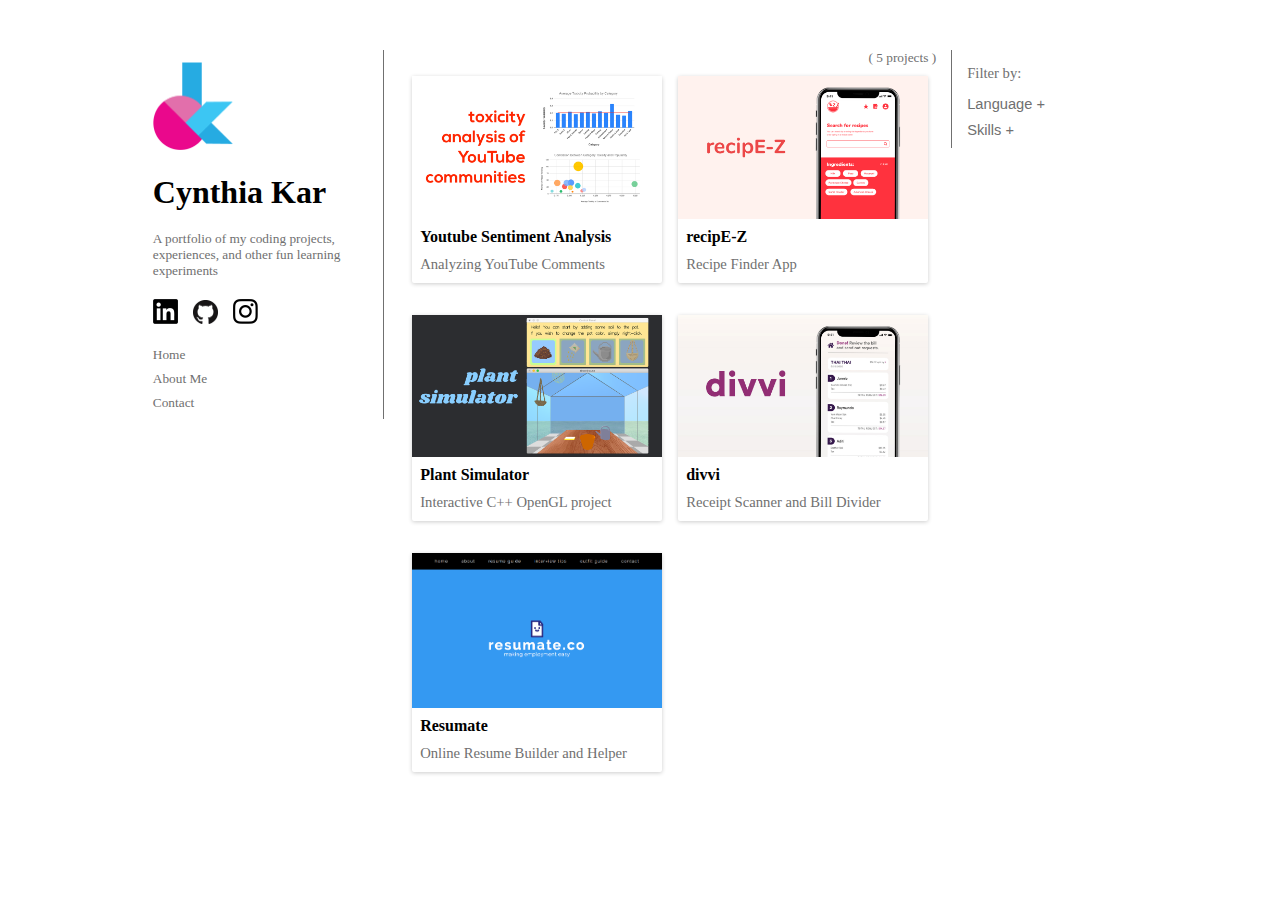
<file: index.html>
<!DOCTYPE html>
<html lang="en-us"><head>
	<meta name="generator" content="Hugo 0.70.0" />
	<title>Cynthia&#39;s Portfolio</title>
    <meta charset="utf-8">
    <meta name="viewport" content="width=device-width, initial-scale=1, viewport-fit=cover" />
    <meta name="description" content=" ">
    <base href="https://cynthiakar.github.io/">
    <link type="text/css" rel="stylesheet" href="https://cynthiakar.github.io/css/style.css">
    <link type="text/css" rel="stylesheet" href="https://cynthiakar.github.io/css/hugo-filter.css">
    <link rel="canonical" href="https://cynthiakar.github.io/">
    <link rel="icon" 
      type="image/png" 
      href="logo.png">
    <meta property="og:title" content="Cynthia&#39;s Portfolio" />
<meta property="og:description" content="" />
<meta property="og:type" content="website" />
<meta property="og:url" content="https://cynthiakar.github.io/" />
<meta property="og:updated_time" content="2020-05-20T18:20:40-07:00" />

    <meta name="twitter:card" content="summary"/>
<meta name="twitter:title" content="Cynthia&#39;s Portfolio"/>
<meta name="twitter:description" content=""/>

</head>

<body><div id="sidebar">
	<a class="sidebar-nav-item" href="#" title="Index"><img id="logo" src="logo.png"/></a>
	<a class="sidebar-nav-item" href="#" title="Index"><h1 id="name">Cynthia Kar</h1></a>
	<p id="description">A portfolio of my coding projects, experiences, and other fun learning experiments</p>
	<div id="socials">
		<a href="https://www.linkedin.com/in/cynthiakar/" target="_blank"><img class="social_logo" src="linkedin_logo.png"/></a>
		<a href="https://github.com/cynthiakar" target="_blank"><img class="social_logo" src="github_logo.png"/></a>
		<a href="https://www.instagram.com/cyth.nia/" target="_blank"><img class="social_logo" src="ig_logo.png"/></a>
	</div>
	
	<nav class="sidebar-nav">
		<a class="sidebar-nav-item" href="#" title="Index">Home</a>
	    
	    
	    <a class="sidebar-nav-item" href="/aboutme/" title="About Me">About Me</a>
	    
	    <a class="sidebar-nav-item" href="/contact/" title="Contact">Contact</a>
	    
	</nav>
</div><main id="content">
	
  
  
  
  <div id="display-pages">
  <p id="item-count">( <span id="selectedItemCount"></span> projects )</p>
  <div class="tf-items-container">      

  
    <div  class="tf-filter-item tf-item" 
          data-languages="python "
          data-skills="data-mining sentiment-analysis mongodb "          
          >
      <a href="/posts/youtubeapi/"><img src=youtube_api.png class="project-icons"/></a>
      <div class="project-info">
        <h4 class="project-title"><a href="/posts/youtubeapi/">Youtube Sentiment Analysis</a></h4>
        <p class="project-desc">Analyzing YouTube Comments </p>
      </div>
      

      
    </div>
  
    <div  class="tf-filter-item tf-item" 
          data-languages="javascript "
          data-skills="app-development react-native api "          
          >
      <a href="/posts/recipez/"><img src=recipe-z.png class="project-icons"/></a>
      <div class="project-info">
        <h4 class="project-title"><a href="/posts/recipez/">recipE-Z</a></h4>
        <p class="project-desc">Recipe Finder App </p>
      </div>
      

      
    </div>
  
    <div  class="tf-filter-item tf-item" 
          data-languages="c&#43;&#43; "
          data-skills="opengl "          
          >
      <a href="/posts/plantsim/"><img src=plantsim.png class="project-icons"/></a>
      <div class="project-info">
        <h4 class="project-title"><a href="/posts/plantsim/">Plant Simulator</a></h4>
        <p class="project-desc">Interactive C&#43;&#43; OpenGL project </p>
      </div>
      

      
    </div>
  
    <div  class="tf-filter-item tf-item" 
          data-languages="javascript "
          data-skills="google-api react-native api app-development "          
          >
      <a href="/posts/divvi/"><img src=divvi.jpg class="project-icons"/></a>
      <div class="project-info">
        <h4 class="project-title"><a href="/posts/divvi/">divvi</a></h4>
        <p class="project-desc">Receipt Scanner and Bill Divider </p>
      </div>
      

      
    </div>
  
    <div  class="tf-filter-item tf-item" 
          data-languages="javascript html/css "
          data-skills="web-development "          
          >
      <a href="/posts/resumate/"><img src=resumate.png class="project-icons"/></a>
      <div class="project-info">
        <h4 class="project-title"><a href="/posts/resumate/">Resumate</a></h4>
        <p class="project-desc">Online Resume Builder and Helper </p>
      </div>
      

      
    </div>
  
	</div>
</div>
  <div id="filter-menu">
  <p>Filter by:</p>
	
  <button class="filter-title" onclick="toggleDisplay(this)">Language +</button>
  <div class="filter-list">
    <button xx class="all-lang-button" id="selectAllLanguages" onclick="htf.showAll('languages')">
      All Languages
    </button>
    
      
        <button xx class="lang-button" id="lang-javascript" onclick="htf.checkFilter('javascript', 'lang-')">
          <span>Javascript</span>
        </button>
      
    
      
        <button xx class="lang-button" id="lang-c&#43;&#43;" onclick="htf.checkFilter('c\x2b\x2b', 'lang-')">
          <span>C&#43;&#43;</span>
        </button>
      
    
      
        <button xx class="lang-button" id="lang-html/css" onclick="htf.checkFilter('html\/css', 'lang-')">
          <span>Html/Css</span>
        </button>
      
    
      
        <button xx class="lang-button" id="lang-python" onclick="htf.checkFilter('python', 'lang-')">
          <span>Python</span>
        </button>
      
    
  </div>

  <button class="filter-title" onclick="toggleDisplay(this)">Skills +</button>
  <div class="filter-list">
    <button xx class="all-skill-button" id="selectAllSkills" onclick="htf.showAll('skills')">
      All Skills
    </button>
    
      
        <button xx class="skill-button" id="skill-api" onclick="htf.checkFilter('api', 'skill-')">
          <span>Api</span>
        </button>
      
    
      
        <button xx class="skill-button" id="skill-app-development" onclick="htf.checkFilter('app-development', 'skill-')">
          <span>App Development</span>
        </button>
      
    
      
        <button xx class="skill-button" id="skill-react-native" onclick="htf.checkFilter('react-native', 'skill-')">
          <span>React Native</span>
        </button>
      
    
      
        <button xx class="skill-button" id="skill-data-mining" onclick="htf.checkFilter('data-mining', 'skill-')">
          <span>Data Mining</span>
        </button>
      
    
      
        <button xx class="skill-button" id="skill-google-api" onclick="htf.checkFilter('google-api', 'skill-')">
          <span>Google Api</span>
        </button>
      
    
      
        <button xx class="skill-button" id="skill-mongodb" onclick="htf.checkFilter('mongodb', 'skill-')">
          <span>Mongodb</span>
        </button>
      
    
      
        <button xx class="skill-button" id="skill-opengl" onclick="htf.checkFilter('opengl', 'skill-')">
          <span>Opengl</span>
        </button>
      
    
      
        <button xx class="skill-button" id="skill-sentiment-analysis" onclick="htf.checkFilter('sentiment-analysis', 'skill-')">
          <span>Sentiment Analysis</span>
        </button>
      
    
      
        <button xx class="skill-button" id="skill-web-development" onclick="htf.checkFilter('web-development', 'skill-')">
          <span>Web Development</span>
        </button>
      
    
  </div>

</div>


        </main><script type="text/javascript" src="/js/hugotagsfilter-1.2.2.min.js"></script>
<script type="text/javascript">
var htfConfig = {
  filters: [
    {
      name: 'languages',
      prefix: 'lang-',
      buttonClass: 'lang-button',
      allSelector: '#selectAllLanguages',
      attrName: 'data-languages'
    },
    {
      name: 'skills',
      prefix: 'skill-',
      buttonClass: 'skill-button',
      allSelector: '#selectAllSkills',
      attrName: 'data-skills'
    }
  ],
  showItemClass: "show-item",
  filterItemClass: "tf-filter-item",
  activeButtonClass: "active",
  counterSelector: "selectedItemCount",
  populateCount: false,
  setDisabledButtonClass: "disable-button"
} 
var htf = new HugoTagsFilter(htfConfig);
</script>
<script type="text/javascript">
function toggleDisplay(el) {
  var x = el.nextElementSibling;
  if (x.style.display === "none" || x.style.display === "") {
    x.style.display = "block";
  } else {
    x.style.display = "none";
  }
}
</script></body>
</html>
</file>
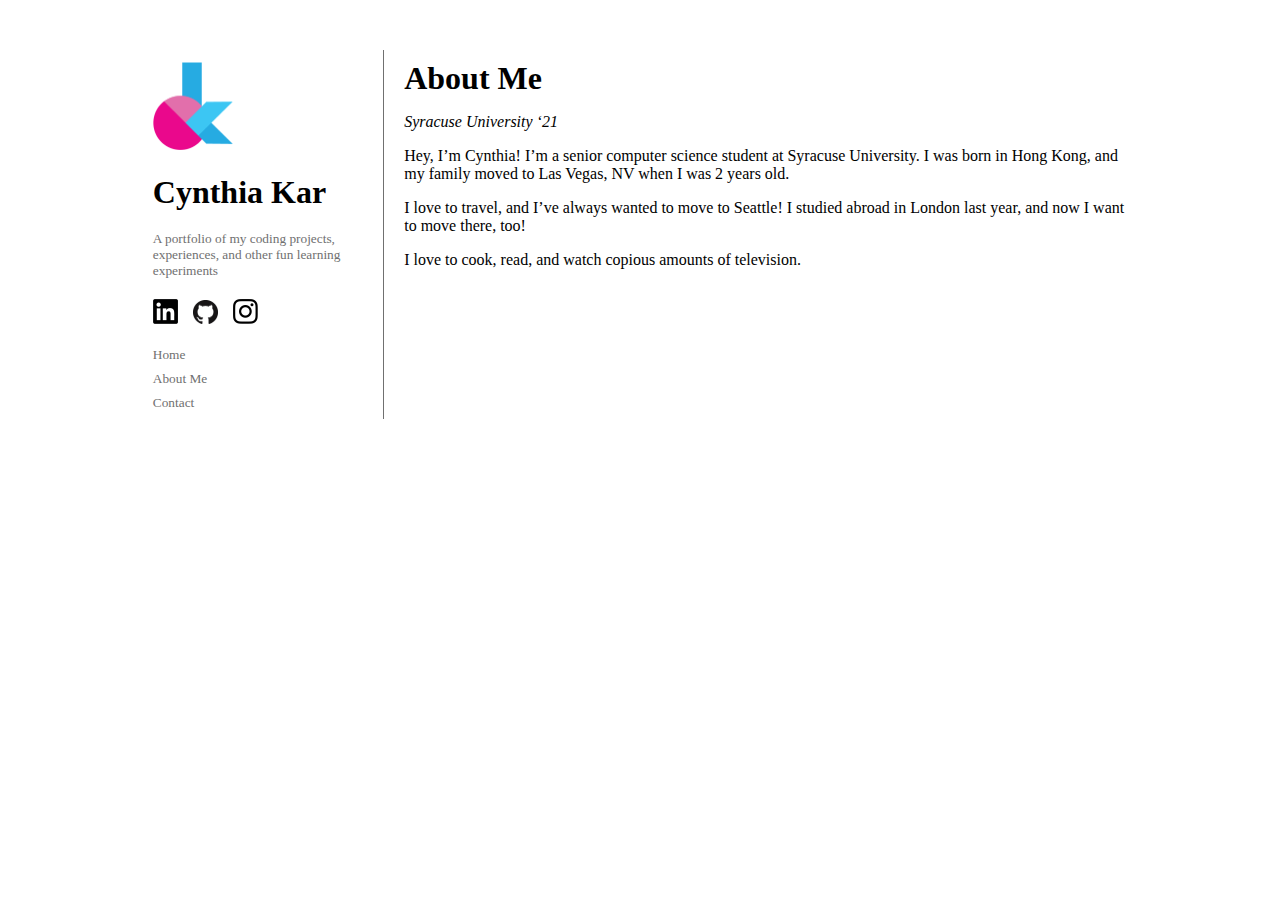
<file: aboutme/index.html>
<!DOCTYPE html>
<html lang="en-us"><head>
	<title>About Me | Cynthia&#39;s Portfolio</title>
    <meta charset="utf-8">
    <meta name="viewport" content="width=device-width, initial-scale=1, viewport-fit=cover" />
    <meta name="description" content="About Me Syracuse University &lsquo;21
Hey, I’m Cynthia! I’m a senior computer science student at Syracuse University. I was born in Hong Kong, and my family moved to Las Vegas, NV when I was 2 years old.
I love to travel, and I’ve always wanted to move to Seattle! I studied abroad in London last year, and now I want to move there, too!
I love to cook, read, and watch copious amounts of television. ">
    <base href="https://cynthiakar.github.io/">
    <link type="text/css" rel="stylesheet" href="https://cynthiakar.github.io/css/style.css">
    <link type="text/css" rel="stylesheet" href="https://cynthiakar.github.io/css/hugo-filter.css">
    <link rel="canonical" href="https://cynthiakar.github.io/aboutme/">
    <link rel="icon" 
      type="image/png" 
      href="logo.png">
    <meta property="og:title" content="About Me" />
<meta property="og:description" content="" />
<meta property="og:type" content="website" />
<meta property="og:url" content="https://cynthiakar.github.io/aboutme/" />
<meta property="og:updated_time" content="2020-05-11T18:21:02-07:00" />

    <meta name="twitter:card" content="summary"/>
<meta name="twitter:title" content="About Me"/>
<meta name="twitter:description" content=""/>

</head>

<body><div id="sidebar">
	<a class="sidebar-nav-item" href="#" title="Index"><img id="logo" src="logo.png"/></a>
	<a class="sidebar-nav-item" href="#" title="Index"><h1 id="name">Cynthia Kar</h1></a>
	<p id="description">A portfolio of my coding projects, experiences, and other fun learning experiments</p>
	<div id="socials">
		<a href="https://www.linkedin.com/in/cynthiakar/" target="_blank"><img class="social_logo" src="linkedin_logo.png"/></a>
		<a href="https://github.com/cynthiakar" target="_blank"><img class="social_logo" src="github_logo.png"/></a>
		<a href="https://www.instagram.com/cyth.nia/" target="_blank"><img class="social_logo" src="ig_logo.png"/></a>
	</div>
	
	<nav class="sidebar-nav">
		<a class="sidebar-nav-item" href="#" title="Index">Home</a>
	    
	    
	    <a class="sidebar-nav-item" href="/aboutme/" title="About Me">About Me</a>
	    
	    <a class="sidebar-nav-item" href="/contact/" title="Contact">Contact</a>
	    
	</nav>
</div><main id="content">
        <h1 id="about-me">About Me</h1>
<p><em>Syracuse University &lsquo;21</em></p>
<p>Hey, I’m Cynthia! I’m a senior computer science student at Syracuse University. I was born in Hong Kong, and my family moved to Las Vegas, NV when I was 2 years old.</p>
<p>I love to travel, and I’ve always wanted to move to Seattle! I studied abroad in London last year, and now I want to move there, too!</p>
<p>I love to cook, read, and watch copious amounts of television.</p>

        </main><script type="text/javascript" src="/js/hugotagsfilter-1.2.2.min.js"></script>
<script type="text/javascript">
var htfConfig = {
  filters: [
    {
      name: 'languages',
      prefix: 'lang-',
      buttonClass: 'lang-button',
      allSelector: '#selectAllLanguages',
      attrName: 'data-languages'
    },
    {
      name: 'skills',
      prefix: 'skill-',
      buttonClass: 'skill-button',
      allSelector: '#selectAllSkills',
      attrName: 'data-skills'
    }
  ],
  showItemClass: "show-item",
  filterItemClass: "tf-filter-item",
  activeButtonClass: "active",
  counterSelector: "selectedItemCount",
  populateCount: false,
  setDisabledButtonClass: "disable-button"
} 
var htf = new HugoTagsFilter(htfConfig);
</script>
<script type="text/javascript">
function toggleDisplay(el) {
  var x = el.nextElementSibling;
  if (x.style.display === "none" || x.style.display === "") {
    x.style.display = "block";
  } else {
    x.style.display = "none";
  }
}
</script></body>
</html>
</file>
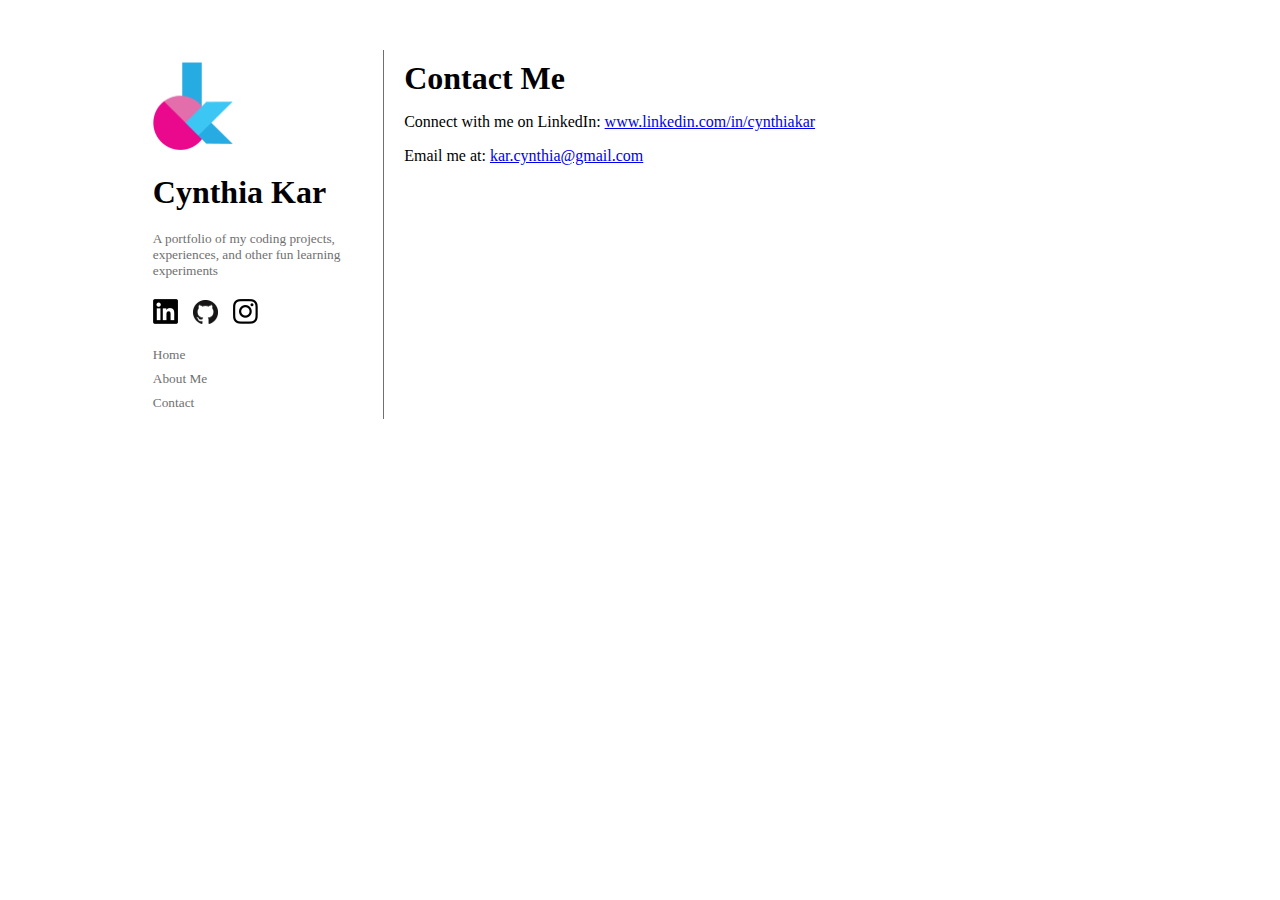
<file: contact/index.html>
<!DOCTYPE html>
<html lang="en-us"><head>
	<title>Contact | Cynthia&#39;s Portfolio</title>
    <meta charset="utf-8">
    <meta name="viewport" content="width=device-width, initial-scale=1, viewport-fit=cover" />
    <meta name="description" content="Contact Me Connect with me on LinkedIn: www.linkedin.com/in/cynthiakar
Email me at: kar.cynthia@gmail.com ">
    <base href="https://cynthiakar.github.io/">
    <link type="text/css" rel="stylesheet" href="https://cynthiakar.github.io/css/style.css">
    <link type="text/css" rel="stylesheet" href="https://cynthiakar.github.io/css/hugo-filter.css">
    <link rel="canonical" href="https://cynthiakar.github.io/contact/">
    <link rel="icon" 
      type="image/png" 
      href="logo.png">
    <meta property="og:title" content="Contact" />
<meta property="og:description" content="" />
<meta property="og:type" content="website" />
<meta property="og:url" content="https://cynthiakar.github.io/contact/" />
<meta property="og:updated_time" content="2020-05-11T19:41:35-07:00" />

    <meta name="twitter:card" content="summary"/>
<meta name="twitter:title" content="Contact"/>
<meta name="twitter:description" content=""/>

</head>

<body><div id="sidebar">
	<a class="sidebar-nav-item" href="#" title="Index"><img id="logo" src="logo.png"/></a>
	<a class="sidebar-nav-item" href="#" title="Index"><h1 id="name">Cynthia Kar</h1></a>
	<p id="description">A portfolio of my coding projects, experiences, and other fun learning experiments</p>
	<div id="socials">
		<a href="https://www.linkedin.com/in/cynthiakar/" target="_blank"><img class="social_logo" src="linkedin_logo.png"/></a>
		<a href="https://github.com/cynthiakar" target="_blank"><img class="social_logo" src="github_logo.png"/></a>
		<a href="https://www.instagram.com/cyth.nia/" target="_blank"><img class="social_logo" src="ig_logo.png"/></a>
	</div>
	
	<nav class="sidebar-nav">
		<a class="sidebar-nav-item" href="#" title="Index">Home</a>
	    
	    
	    <a class="sidebar-nav-item" href="/aboutme/" title="About Me">About Me</a>
	    
	    <a class="sidebar-nav-item" href="/contact/" title="Contact">Contact</a>
	    
	</nav>
</div><main id="content">
        <h1 id="contact-me">Contact Me</h1>
<p>Connect with me on LinkedIn: <a href="https://www.linkedin.com/in/cynthiakar/">www.linkedin.com/in/cynthiakar</a></p>
<p>Email me at: <a href="mailto:kar.cynthia@gmail.com">kar.cynthia@gmail.com</a></p>

        </main><script type="text/javascript" src="/js/hugotagsfilter-1.2.2.min.js"></script>
<script type="text/javascript">
var htfConfig = {
  filters: [
    {
      name: 'languages',
      prefix: 'lang-',
      buttonClass: 'lang-button',
      allSelector: '#selectAllLanguages',
      attrName: 'data-languages'
    },
    {
      name: 'skills',
      prefix: 'skill-',
      buttonClass: 'skill-button',
      allSelector: '#selectAllSkills',
      attrName: 'data-skills'
    }
  ],
  showItemClass: "show-item",
  filterItemClass: "tf-filter-item",
  activeButtonClass: "active",
  counterSelector: "selectedItemCount",
  populateCount: false,
  setDisabledButtonClass: "disable-button"
} 
var htf = new HugoTagsFilter(htfConfig);
</script>
<script type="text/javascript">
function toggleDisplay(el) {
  var x = el.nextElementSibling;
  if (x.style.display === "none" || x.style.display === "") {
    x.style.display = "block";
  } else {
    x.style.display = "none";
  }
}
</script></body>
</html>
</file>
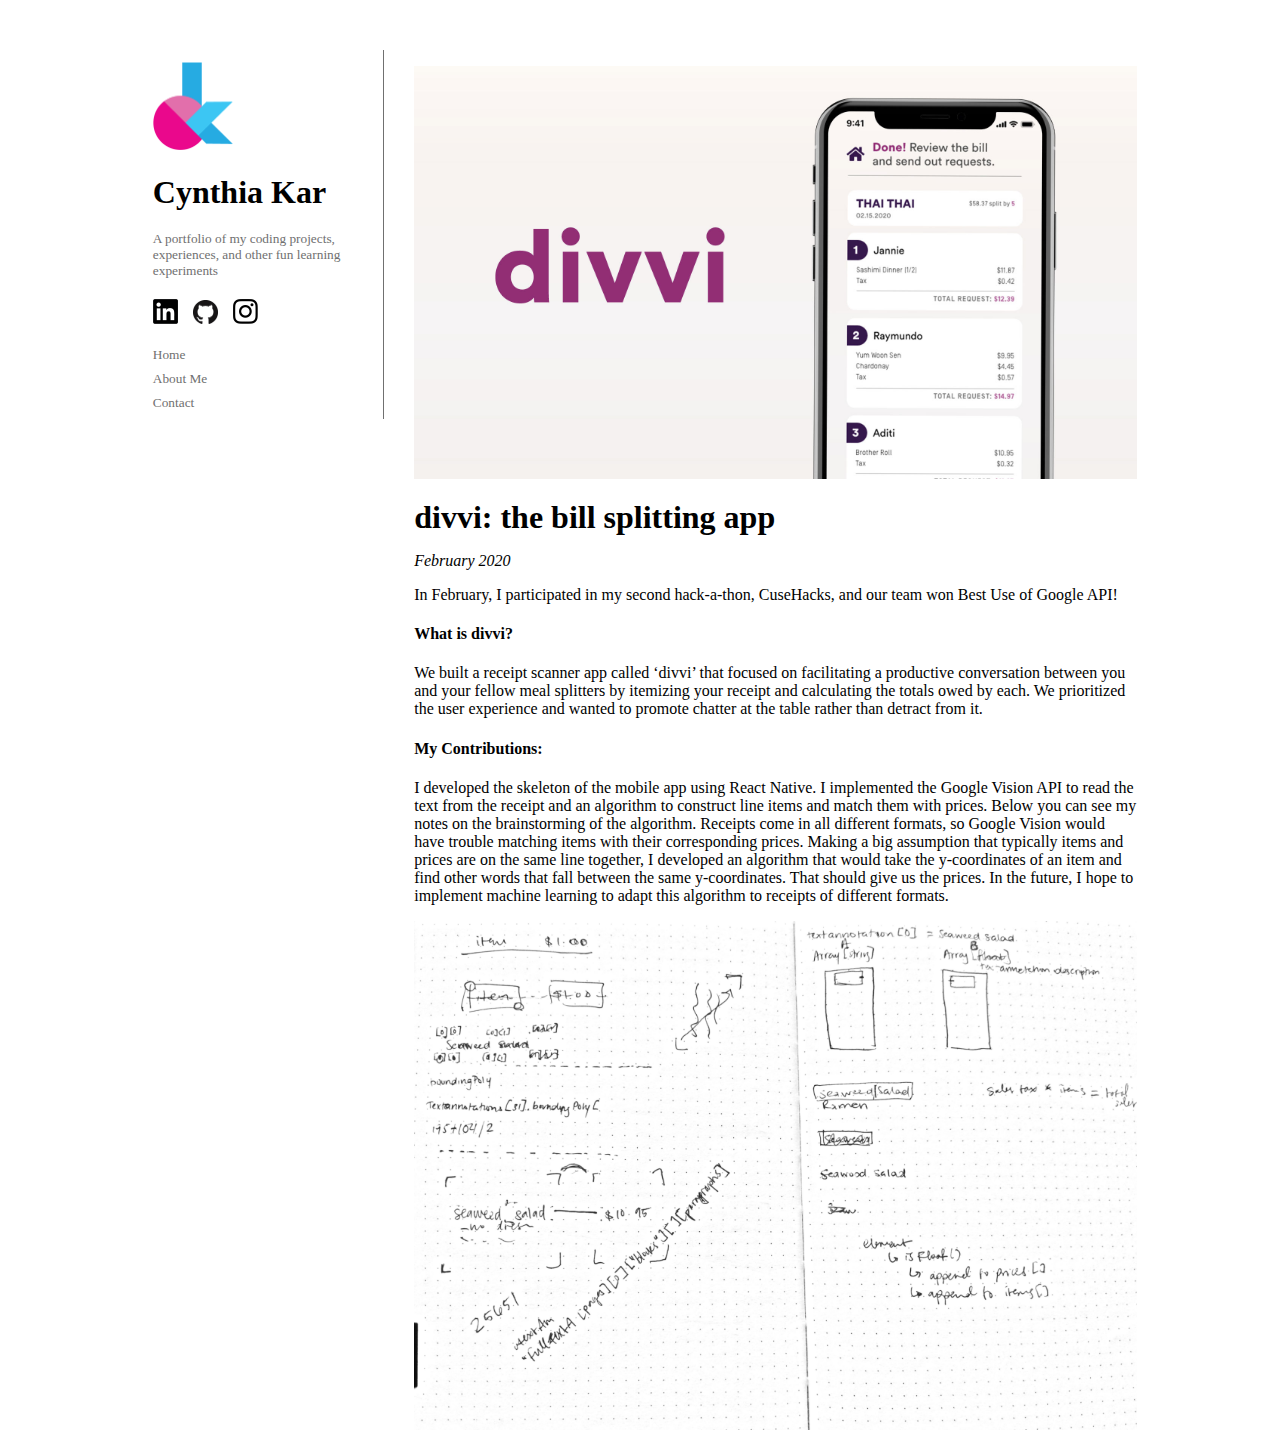
<file: posts/divvi/index.html>
<!DOCTYPE html>
<html lang="en-us"><head>
	<title>divvi | Cynthia&#39;s Portfolio</title>
    <meta charset="utf-8">
    <meta name="viewport" content="width=device-width, initial-scale=1, viewport-fit=cover" />
    <meta name="description" content="Receipt Scanner and Bill Divider ">
    <base href="https://cynthiakar.github.io/">
    <link type="text/css" rel="stylesheet" href="https://cynthiakar.github.io/css/style.css">
    <link type="text/css" rel="stylesheet" href="https://cynthiakar.github.io/css/hugo-filter.css">
    <link rel="canonical" href="https://cynthiakar.github.io/posts/divvi/">
    <link rel="icon" 
      type="image/png" 
      href="logo.png">
    <meta property="og:title" content="divvi" />
<meta property="og:description" content="Receipt Scanner and Bill Divider" />
<meta property="og:type" content="article" />
<meta property="og:url" content="https://cynthiakar.github.io/posts/divvi/" />
<meta property="article:published_time" content="2020-02-20T18:20:40-07:00" />
<meta property="article:modified_time" content="2020-02-20T18:20:40-07:00" />

    <meta name="twitter:card" content="summary"/>
<meta name="twitter:title" content="divvi"/>
<meta name="twitter:description" content="Receipt Scanner and Bill Divider"/>

</head>

<body><div id="sidebar">
	<a class="sidebar-nav-item" href="#" title="Index"><img id="logo" src="logo.png"/></a>
	<a class="sidebar-nav-item" href="#" title="Index"><h1 id="name">Cynthia Kar</h1></a>
	<p id="description">A portfolio of my coding projects, experiences, and other fun learning experiments</p>
	<div id="socials">
		<a href="https://www.linkedin.com/in/cynthiakar/" target="_blank"><img class="social_logo" src="linkedin_logo.png"/></a>
		<a href="https://github.com/cynthiakar" target="_blank"><img class="social_logo" src="github_logo.png"/></a>
		<a href="https://www.instagram.com/cyth.nia/" target="_blank"><img class="social_logo" src="ig_logo.png"/></a>
	</div>
	
	<nav class="sidebar-nav">
		<a class="sidebar-nav-item" href="#" title="Index">Home</a>
	    
	    
	    <a class="sidebar-nav-item" href="/aboutme/" title="About Me">About Me</a>
	    
	    <a class="sidebar-nav-item" href="/contact/" title="Contact">Contact</a>
	    
	</nav>
</div><main id="content">
<section id="main">
  
  <div>
        <article id="content">
           <p><img src="divvi.jpg" alt="divvi-logo"></p>
<h1 id="divvi-the-bill-splitting-app">divvi: the bill splitting app</h1>
<p><em>February 2020</em></p>
<p>In February, I participated in my second hack-a-thon, CuseHacks, and our team won Best Use of Google API!</p>
<h4 id="what-is-divvi">What is divvi?</h4>
<p>We built a receipt scanner app called &lsquo;divvi&rsquo; that focused on facilitating a productive conversation between you and your fellow meal splitters by itemizing your receipt and calculating the totals owed by each. We prioritized the user experience and wanted to promote chatter at the table rather than detract from it.</p>
<h4 id="my-contributions">My Contributions:</h4>
<p>I developed the skeleton of the mobile app using React Native. I implemented the Google Vision API to read the text from the receipt and an algorithm to construct line items and match them with prices. Below you can see my notes on the brainstorming of the algorithm. Receipts come in all different formats, so Google Vision would have trouble matching items with their corresponding prices. Making a big assumption that typically items and prices are on the same line together, I developed an algorithm that would take the y-coordinates of an item and find other words that fall between the same y-coordinates. That should give us the prices. In the future, I hope to implement machine learning to adapt this algorithm to receipts of different formats.</p>
<p><img src="divvi_notes.png" alt="divvi-notes"></p>

        </article>
  </div>
</section>

        </main><script type="text/javascript" src="/js/hugotagsfilter-1.2.2.min.js"></script>
<script type="text/javascript">
var htfConfig = {
  filters: [
    {
      name: 'languages',
      prefix: 'lang-',
      buttonClass: 'lang-button',
      allSelector: '#selectAllLanguages',
      attrName: 'data-languages'
    },
    {
      name: 'skills',
      prefix: 'skill-',
      buttonClass: 'skill-button',
      allSelector: '#selectAllSkills',
      attrName: 'data-skills'
    }
  ],
  showItemClass: "show-item",
  filterItemClass: "tf-filter-item",
  activeButtonClass: "active",
  counterSelector: "selectedItemCount",
  populateCount: false,
  setDisabledButtonClass: "disable-button"
} 
var htf = new HugoTagsFilter(htfConfig);
</script>
<script type="text/javascript">
function toggleDisplay(el) {
  var x = el.nextElementSibling;
  if (x.style.display === "none" || x.style.display === "") {
    x.style.display = "block";
  } else {
    x.style.display = "none";
  }
}
</script></body>
</html>
</file>
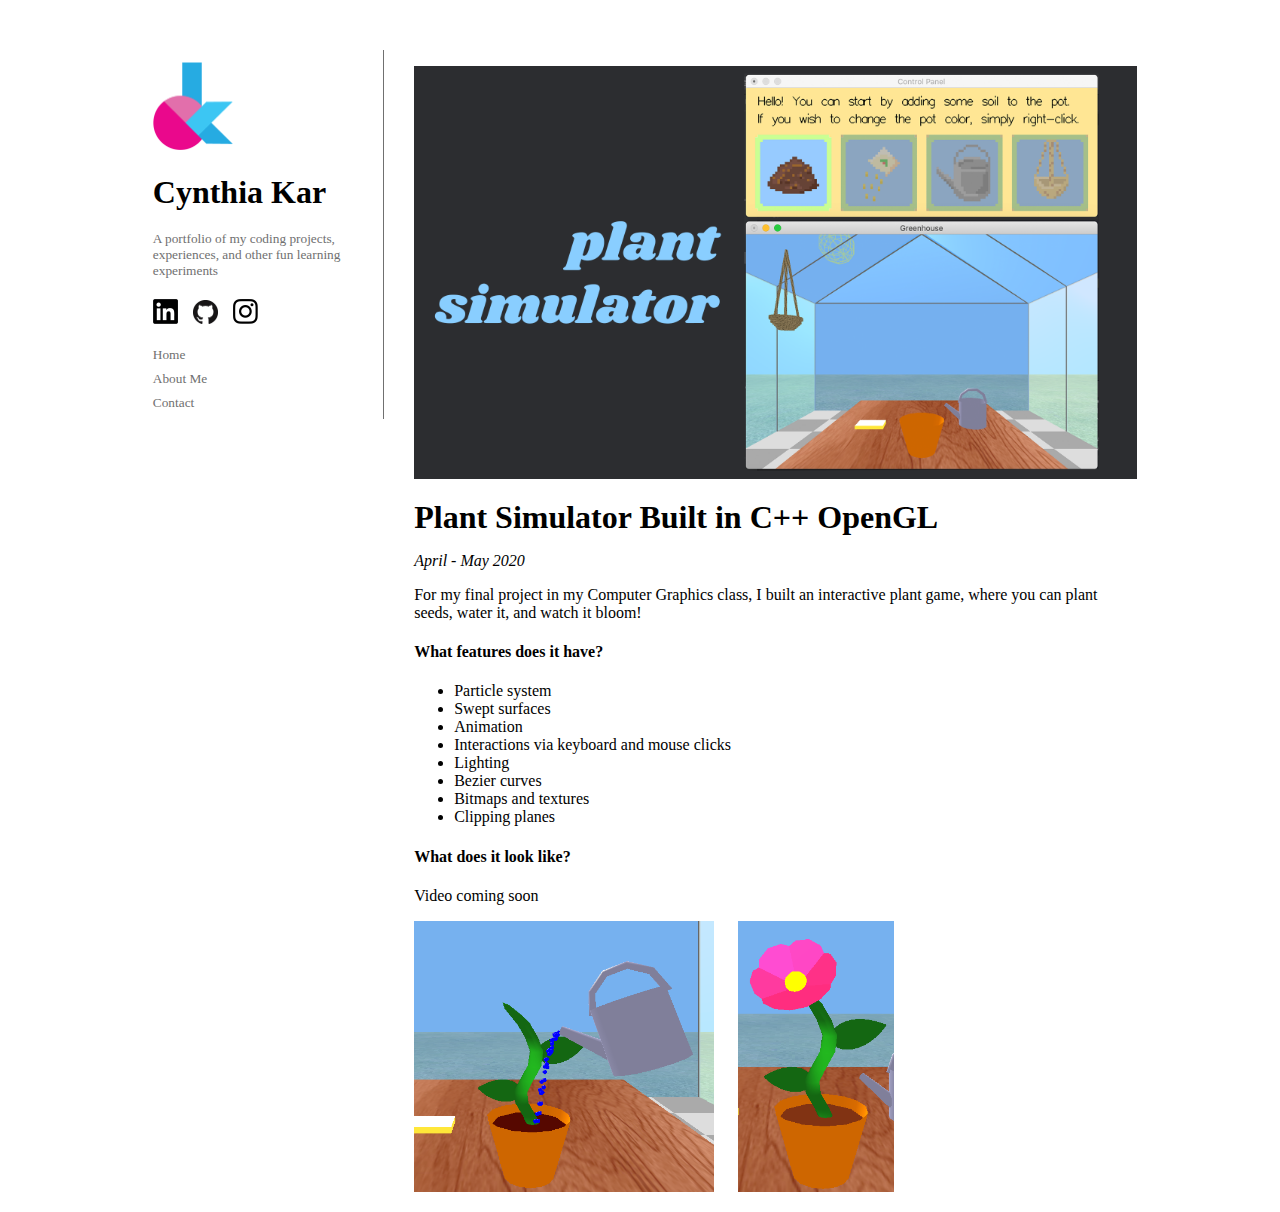
<file: posts/plantsim/index.html>
<!DOCTYPE html>
<html lang="en-us"><head>
	<title>Plant Simulator | Cynthia&#39;s Portfolio</title>
    <meta charset="utf-8">
    <meta name="viewport" content="width=device-width, initial-scale=1, viewport-fit=cover" />
    <meta name="description" content="Interactive C&#43;&#43; OpenGL project ">
    <base href="https://cynthiakar.github.io/">
    <link type="text/css" rel="stylesheet" href="https://cynthiakar.github.io/css/style.css">
    <link type="text/css" rel="stylesheet" href="https://cynthiakar.github.io/css/hugo-filter.css">
    <link rel="canonical" href="https://cynthiakar.github.io/posts/plantsim/">
    <link rel="icon" 
      type="image/png" 
      href="logo.png">
    <meta property="og:title" content="Plant Simulator" />
<meta property="og:description" content="Interactive C&#43;&#43; OpenGL project" />
<meta property="og:type" content="article" />
<meta property="og:url" content="https://cynthiakar.github.io/posts/plantsim/" />
<meta property="article:published_time" content="2020-04-20T18:20:40-07:00" />
<meta property="article:modified_time" content="2020-04-20T18:20:40-07:00" />

    <meta name="twitter:card" content="summary"/>
<meta name="twitter:title" content="Plant Simulator"/>
<meta name="twitter:description" content="Interactive C&#43;&#43; OpenGL project"/>

</head>

<body><div id="sidebar">
	<a class="sidebar-nav-item" href="#" title="Index"><img id="logo" src="logo.png"/></a>
	<a class="sidebar-nav-item" href="#" title="Index"><h1 id="name">Cynthia Kar</h1></a>
	<p id="description">A portfolio of my coding projects, experiences, and other fun learning experiments</p>
	<div id="socials">
		<a href="https://www.linkedin.com/in/cynthiakar/" target="_blank"><img class="social_logo" src="linkedin_logo.png"/></a>
		<a href="https://github.com/cynthiakar" target="_blank"><img class="social_logo" src="github_logo.png"/></a>
		<a href="https://www.instagram.com/cyth.nia/" target="_blank"><img class="social_logo" src="ig_logo.png"/></a>
	</div>
	
	<nav class="sidebar-nav">
		<a class="sidebar-nav-item" href="#" title="Index">Home</a>
	    
	    
	    <a class="sidebar-nav-item" href="/aboutme/" title="About Me">About Me</a>
	    
	    <a class="sidebar-nav-item" href="/contact/" title="Contact">Contact</a>
	    
	</nav>
</div><main id="content">
<section id="main">
  
  <div>
        <article id="content">
           <p><img src="plantsim.png" alt="plant-simulator-header"></p>
<h1 id="plant-simulator-built-in-c-opengl">Plant Simulator Built in C++ OpenGL</h1>
<p><em>April - May 2020</em></p>
<p>For my final project in my Computer Graphics class, I built an interactive plant game, where you can plant seeds, water it, and watch it bloom!</p>
<h4 id="what-features-does-it-have">What features does it have?</h4>
<ul>
<li>Particle system</li>
<li>Swept surfaces</li>
<li>Animation</li>
<li>Interactions via keyboard and mouse clicks</li>
<li>Lighting</li>
<li>Bezier curves</li>
<li>Bitmaps and textures</li>
<li>Clipping planes</li>
</ul>
<h4 id="what-does-it-look-like">What does it look like?</h4>
<p>Video coming soon</p>
<p><img src="waterParticles2.png" alt="plantsim1">
<img src="bloomedPlant.png" alt="plantsim2"></p>

        </article>
  </div>
</section>

        </main><script type="text/javascript" src="/js/hugotagsfilter-1.2.2.min.js"></script>
<script type="text/javascript">
var htfConfig = {
  filters: [
    {
      name: 'languages',
      prefix: 'lang-',
      buttonClass: 'lang-button',
      allSelector: '#selectAllLanguages',
      attrName: 'data-languages'
    },
    {
      name: 'skills',
      prefix: 'skill-',
      buttonClass: 'skill-button',
      allSelector: '#selectAllSkills',
      attrName: 'data-skills'
    }
  ],
  showItemClass: "show-item",
  filterItemClass: "tf-filter-item",
  activeButtonClass: "active",
  counterSelector: "selectedItemCount",
  populateCount: false,
  setDisabledButtonClass: "disable-button"
} 
var htf = new HugoTagsFilter(htfConfig);
</script>
<script type="text/javascript">
function toggleDisplay(el) {
  var x = el.nextElementSibling;
  if (x.style.display === "none" || x.style.display === "") {
    x.style.display = "block";
  } else {
    x.style.display = "none";
  }
}
</script></body>
</html>
</file>
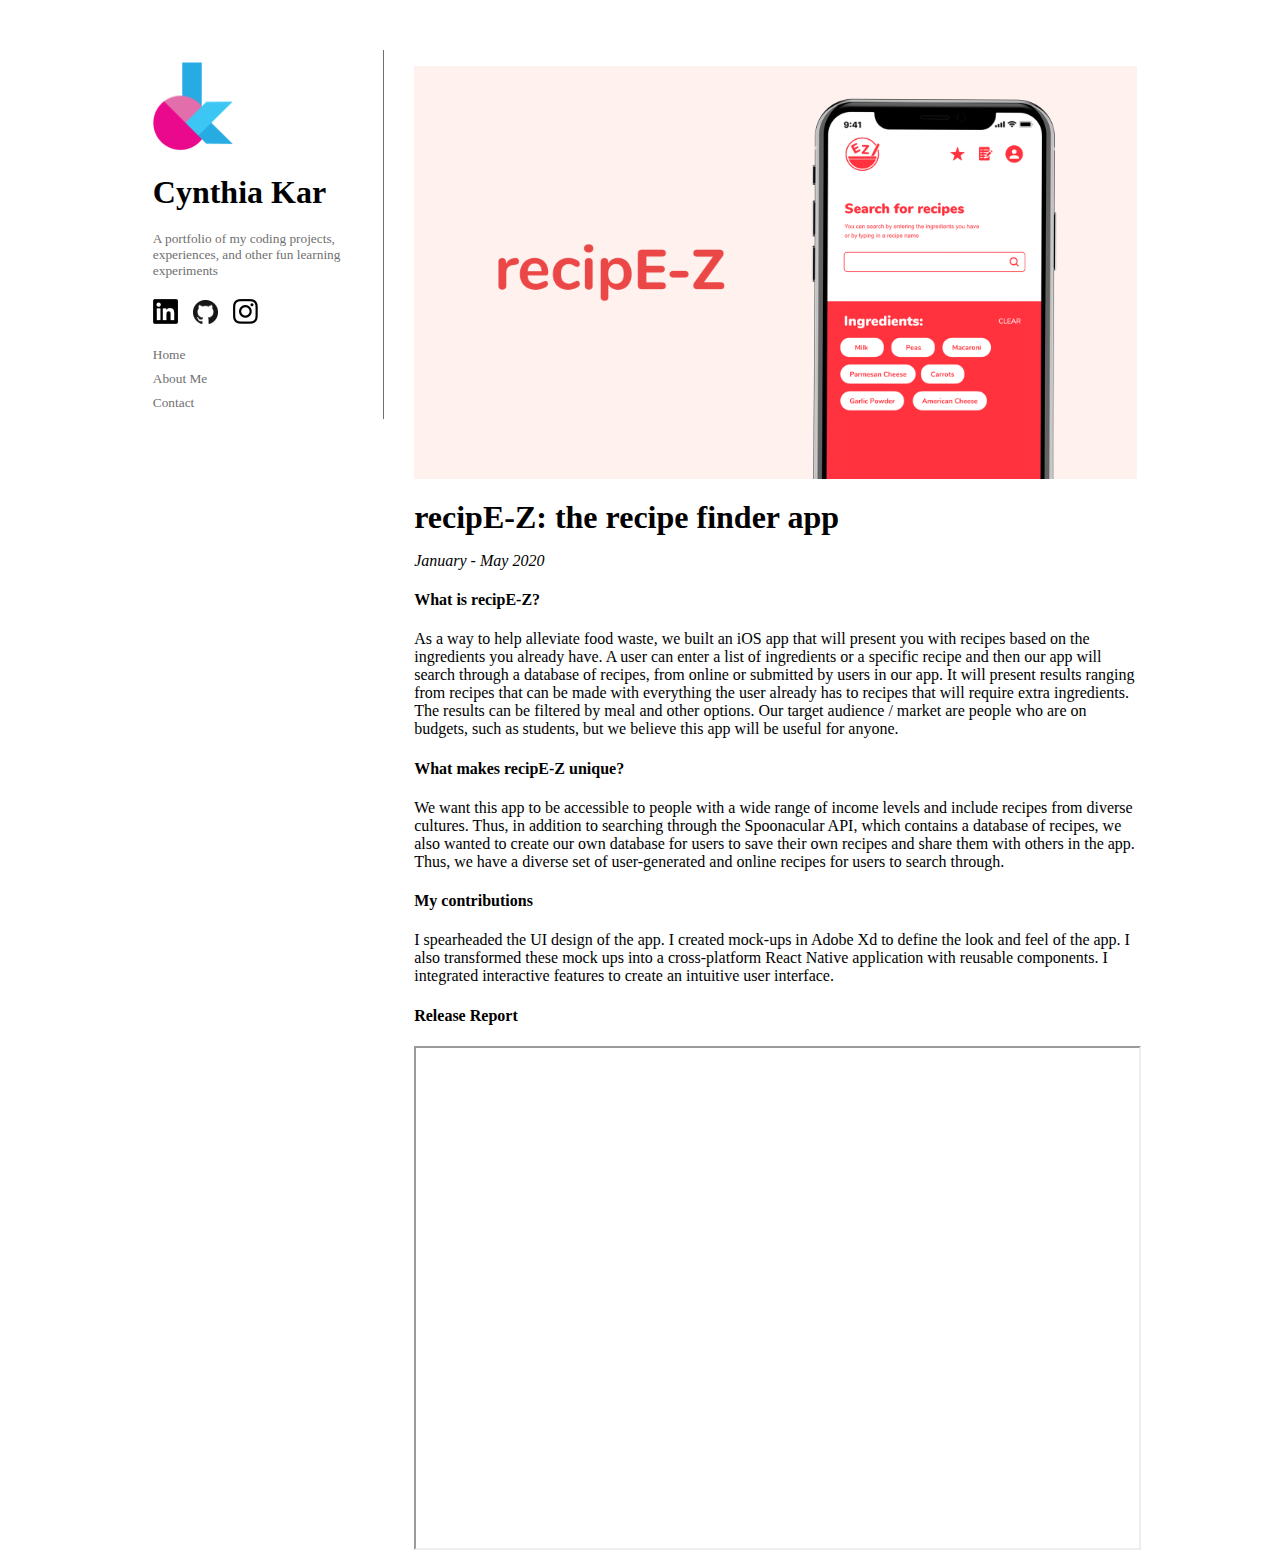
<file: posts/recipez/index.html>
<!DOCTYPE html>
<html lang="en-us"><head>
	<title>recipE-Z | Cynthia&#39;s Portfolio</title>
    <meta charset="utf-8">
    <meta name="viewport" content="width=device-width, initial-scale=1, viewport-fit=cover" />
    <meta name="description" content="Recipe Finder App ">
    <base href="https://cynthiakar.github.io/">
    <link type="text/css" rel="stylesheet" href="https://cynthiakar.github.io/css/style.css">
    <link type="text/css" rel="stylesheet" href="https://cynthiakar.github.io/css/hugo-filter.css">
    <link rel="canonical" href="https://cynthiakar.github.io/posts/recipez/">
    <link rel="icon" 
      type="image/png" 
      href="logo.png">
    <meta property="og:title" content="recipE-Z" />
<meta property="og:description" content="Recipe Finder App" />
<meta property="og:type" content="article" />
<meta property="og:url" content="https://cynthiakar.github.io/posts/recipez/" />
<meta property="article:published_time" content="2020-05-20T18:19:34-07:00" />
<meta property="article:modified_time" content="2020-05-20T18:19:34-07:00" />

    <meta name="twitter:card" content="summary"/>
<meta name="twitter:title" content="recipE-Z"/>
<meta name="twitter:description" content="Recipe Finder App"/>

</head>

<body><div id="sidebar">
	<a class="sidebar-nav-item" href="#" title="Index"><img id="logo" src="logo.png"/></a>
	<a class="sidebar-nav-item" href="#" title="Index"><h1 id="name">Cynthia Kar</h1></a>
	<p id="description">A portfolio of my coding projects, experiences, and other fun learning experiments</p>
	<div id="socials">
		<a href="https://www.linkedin.com/in/cynthiakar/" target="_blank"><img class="social_logo" src="linkedin_logo.png"/></a>
		<a href="https://github.com/cynthiakar" target="_blank"><img class="social_logo" src="github_logo.png"/></a>
		<a href="https://www.instagram.com/cyth.nia/" target="_blank"><img class="social_logo" src="ig_logo.png"/></a>
	</div>
	
	<nav class="sidebar-nav">
		<a class="sidebar-nav-item" href="#" title="Index">Home</a>
	    
	    
	    <a class="sidebar-nav-item" href="/aboutme/" title="About Me">About Me</a>
	    
	    <a class="sidebar-nav-item" href="/contact/" title="Contact">Contact</a>
	    
	</nav>
</div><main id="content">
<section id="main">
  
  <div>
        <article id="content">
           <p><img src="recipe-z.png" alt="recipez-logo"></p>
<h1 id="recipe-z-the-recipe-finder-app">recipE-Z: the recipe finder app</h1>
<p><em>January - May 2020</em></p>
<h4 id="what-is-recipe-z">What is recipE-Z?</h4>
<p>As a way to help alleviate food waste, we built an iOS app that will present you with recipes based on the ingredients you already have. A user can enter a list of ingredients or a specific recipe and then our app will search through a database of recipes, from online or submitted by users in our app. It will present results ranging from recipes that can be made with everything the user already has to recipes that will require extra ingredients. The results can be filtered by meal and other options. Our target audience / market are people who are on budgets, such as students, but we believe this app will be useful for anyone.</p>
<h4 id="what-makes-recipe-z-unique">What makes recipE-Z unique?</h4>
<p>We want this app to be accessible to people with a wide range of income levels and include recipes from diverse cultures. Thus, in addition to searching through the Spoonacular API, which contains a database of recipes, we also wanted to create our own database for users to save their own recipes and share them with others in the app. Thus, we have a diverse set of user-generated and online recipes for users to search through.</p>
<h4 id="my-contributions">My contributions</h4>
<p>I spearheaded the UI design of the app. I created mock-ups in Adobe Xd to define the look and feel of the app. I also transformed these mock ups into a cross-platform React Native application with reusable components. I integrated interactive features to create an intuitive user interface.</p>
<h4 id="release-report">Release Report</h4>
<iframe class="recipez-report" src="https://docs.google.com/document/d/e/2PACX-1vSac-mgD31lrACaQOZ6p8oCt26wIqjXyxgzvjIsjBJgPn_NFwatT_LZnPjjvQ4xELUzUDMz7ivN3Z4i/pub?embedded=true" ></iframe>

        </article>
  </div>
</section>

        </main><script type="text/javascript" src="/js/hugotagsfilter-1.2.2.min.js"></script>
<script type="text/javascript">
var htfConfig = {
  filters: [
    {
      name: 'languages',
      prefix: 'lang-',
      buttonClass: 'lang-button',
      allSelector: '#selectAllLanguages',
      attrName: 'data-languages'
    },
    {
      name: 'skills',
      prefix: 'skill-',
      buttonClass: 'skill-button',
      allSelector: '#selectAllSkills',
      attrName: 'data-skills'
    }
  ],
  showItemClass: "show-item",
  filterItemClass: "tf-filter-item",
  activeButtonClass: "active",
  counterSelector: "selectedItemCount",
  populateCount: false,
  setDisabledButtonClass: "disable-button"
} 
var htf = new HugoTagsFilter(htfConfig);
</script>
<script type="text/javascript">
function toggleDisplay(el) {
  var x = el.nextElementSibling;
  if (x.style.display === "none" || x.style.display === "") {
    x.style.display = "block";
  } else {
    x.style.display = "none";
  }
}
</script></body>
</html>
</file>
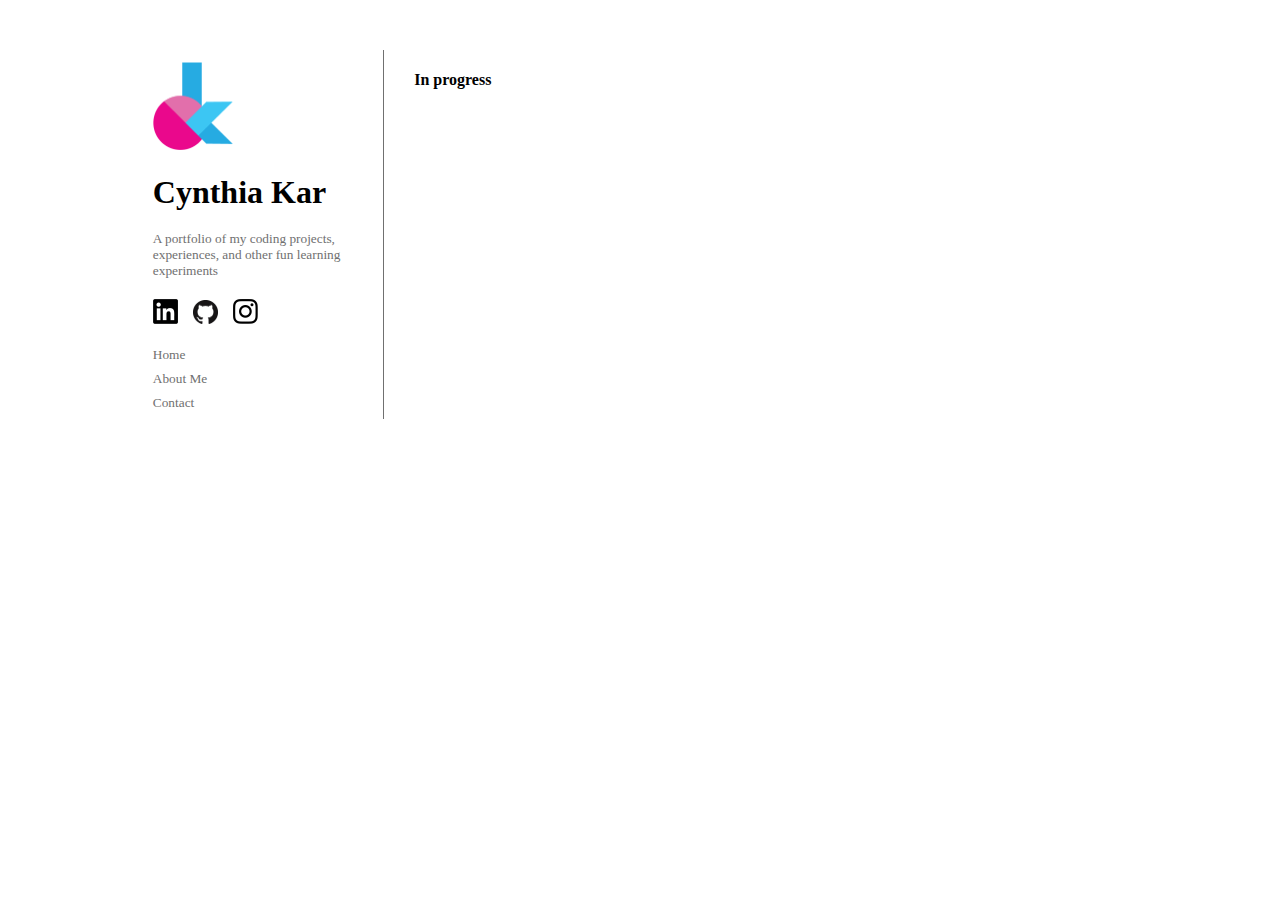
<file: posts/resumate/index.html>
<!DOCTYPE html>
<html lang="en-us"><head>
	<title>Resumate | Cynthia&#39;s Portfolio</title>
    <meta charset="utf-8">
    <meta name="viewport" content="width=device-width, initial-scale=1, viewport-fit=cover" />
    <meta name="description" content="Online Resume Builder and Helper ">
    <base href="https://cynthiakar.github.io/">
    <link type="text/css" rel="stylesheet" href="https://cynthiakar.github.io/css/style.css">
    <link type="text/css" rel="stylesheet" href="https://cynthiakar.github.io/css/hugo-filter.css">
    <link rel="canonical" href="https://cynthiakar.github.io/posts/resumate/">
    <link rel="icon" 
      type="image/png" 
      href="logo.png">
    <meta property="og:title" content="Resumate" />
<meta property="og:description" content="Online Resume Builder and Helper" />
<meta property="og:type" content="article" />
<meta property="og:url" content="https://cynthiakar.github.io/posts/resumate/" />
<meta property="article:published_time" content="2017-05-11T14:14:16-07:00" />
<meta property="article:modified_time" content="2017-05-11T14:14:16-07:00" />

    <meta name="twitter:card" content="summary"/>
<meta name="twitter:title" content="Resumate"/>
<meta name="twitter:description" content="Online Resume Builder and Helper"/>

</head>

<body><div id="sidebar">
	<a class="sidebar-nav-item" href="#" title="Index"><img id="logo" src="logo.png"/></a>
	<a class="sidebar-nav-item" href="#" title="Index"><h1 id="name">Cynthia Kar</h1></a>
	<p id="description">A portfolio of my coding projects, experiences, and other fun learning experiments</p>
	<div id="socials">
		<a href="https://www.linkedin.com/in/cynthiakar/" target="_blank"><img class="social_logo" src="linkedin_logo.png"/></a>
		<a href="https://github.com/cynthiakar" target="_blank"><img class="social_logo" src="github_logo.png"/></a>
		<a href="https://www.instagram.com/cyth.nia/" target="_blank"><img class="social_logo" src="ig_logo.png"/></a>
	</div>
	
	<nav class="sidebar-nav">
		<a class="sidebar-nav-item" href="#" title="Index">Home</a>
	    
	    
	    <a class="sidebar-nav-item" href="/aboutme/" title="About Me">About Me</a>
	    
	    <a class="sidebar-nav-item" href="/contact/" title="Contact">Contact</a>
	    
	</nav>
</div><main id="content">
<section id="main">
  
  <div>
        <article id="content">
           <h4 id="in-progress">In progress</h4>

        </article>
  </div>
</section>

        </main><script type="text/javascript" src="/js/hugotagsfilter-1.2.2.min.js"></script>
<script type="text/javascript">
var htfConfig = {
  filters: [
    {
      name: 'languages',
      prefix: 'lang-',
      buttonClass: 'lang-button',
      allSelector: '#selectAllLanguages',
      attrName: 'data-languages'
    },
    {
      name: 'skills',
      prefix: 'skill-',
      buttonClass: 'skill-button',
      allSelector: '#selectAllSkills',
      attrName: 'data-skills'
    }
  ],
  showItemClass: "show-item",
  filterItemClass: "tf-filter-item",
  activeButtonClass: "active",
  counterSelector: "selectedItemCount",
  populateCount: false,
  setDisabledButtonClass: "disable-button"
} 
var htf = new HugoTagsFilter(htfConfig);
</script>
<script type="text/javascript">
function toggleDisplay(el) {
  var x = el.nextElementSibling;
  if (x.style.display === "none" || x.style.display === "") {
    x.style.display = "block";
  } else {
    x.style.display = "none";
  }
}
</script></body>
</html>
</file>
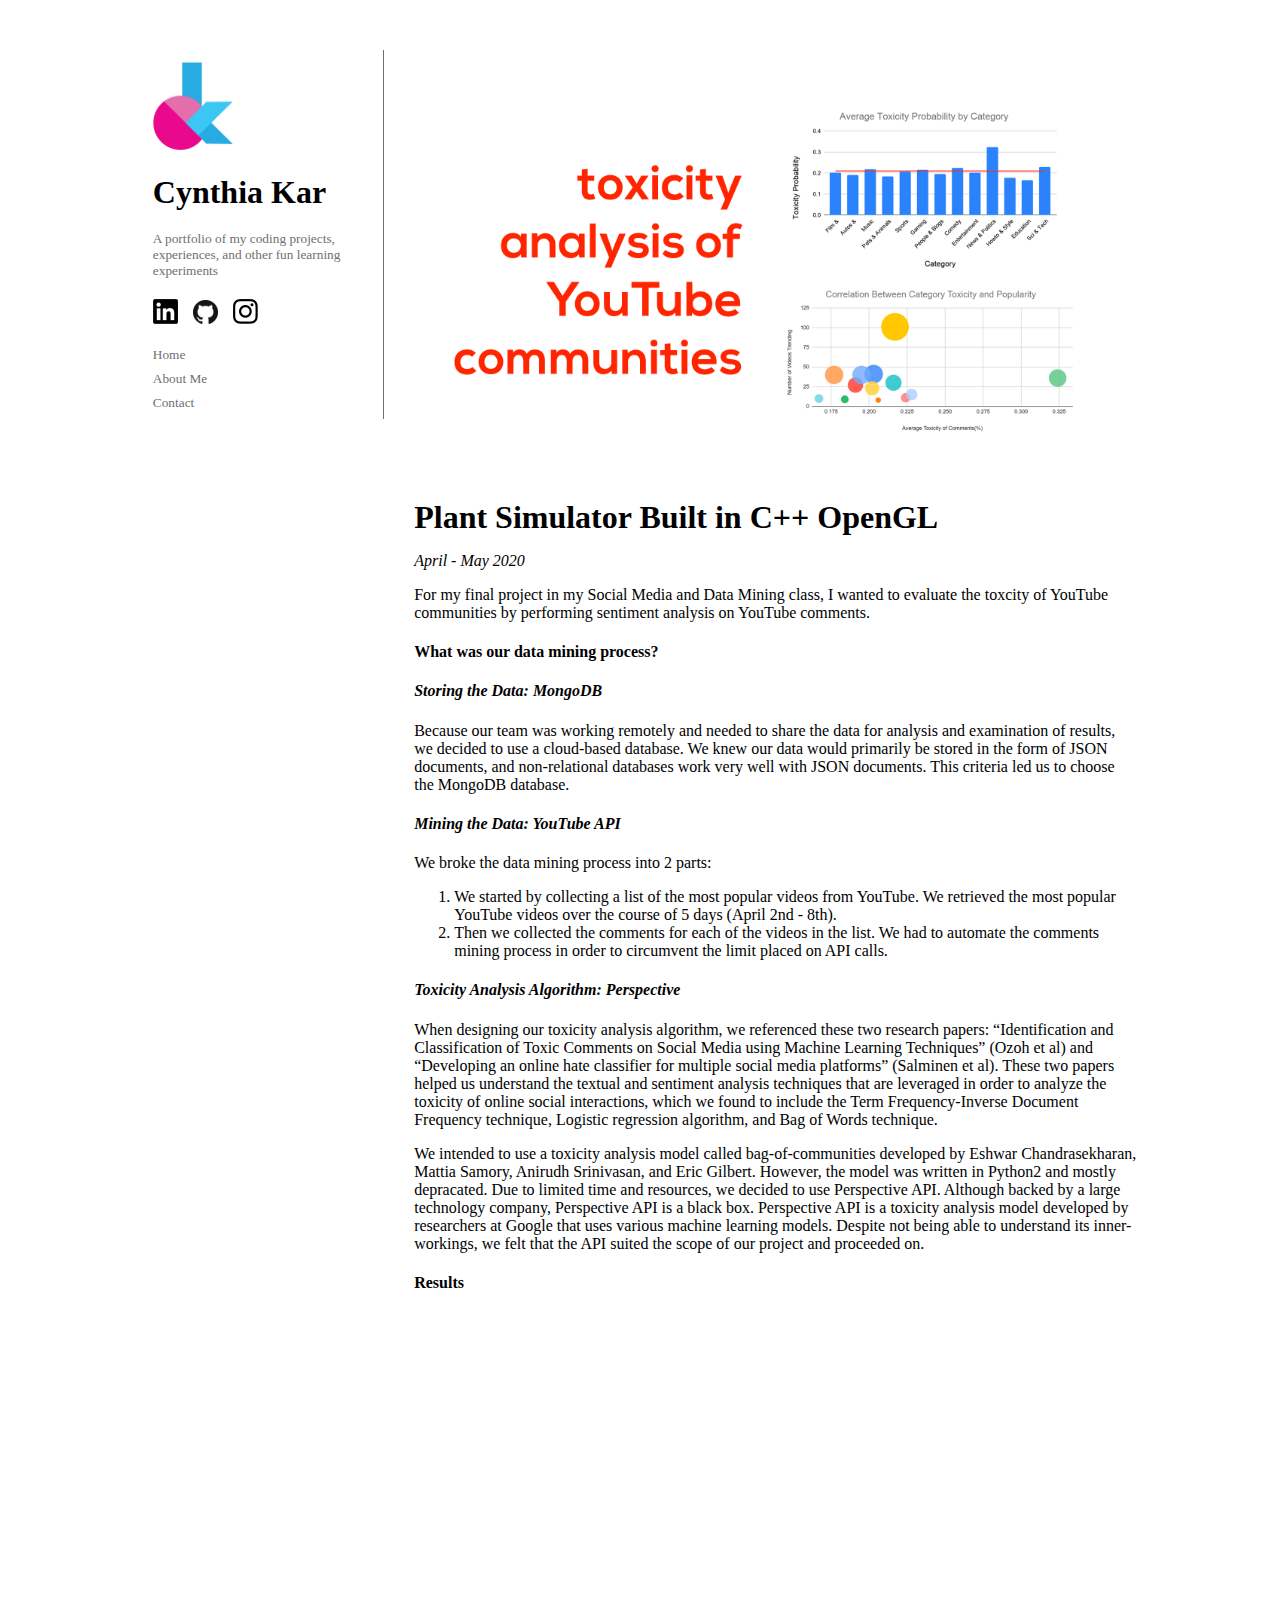
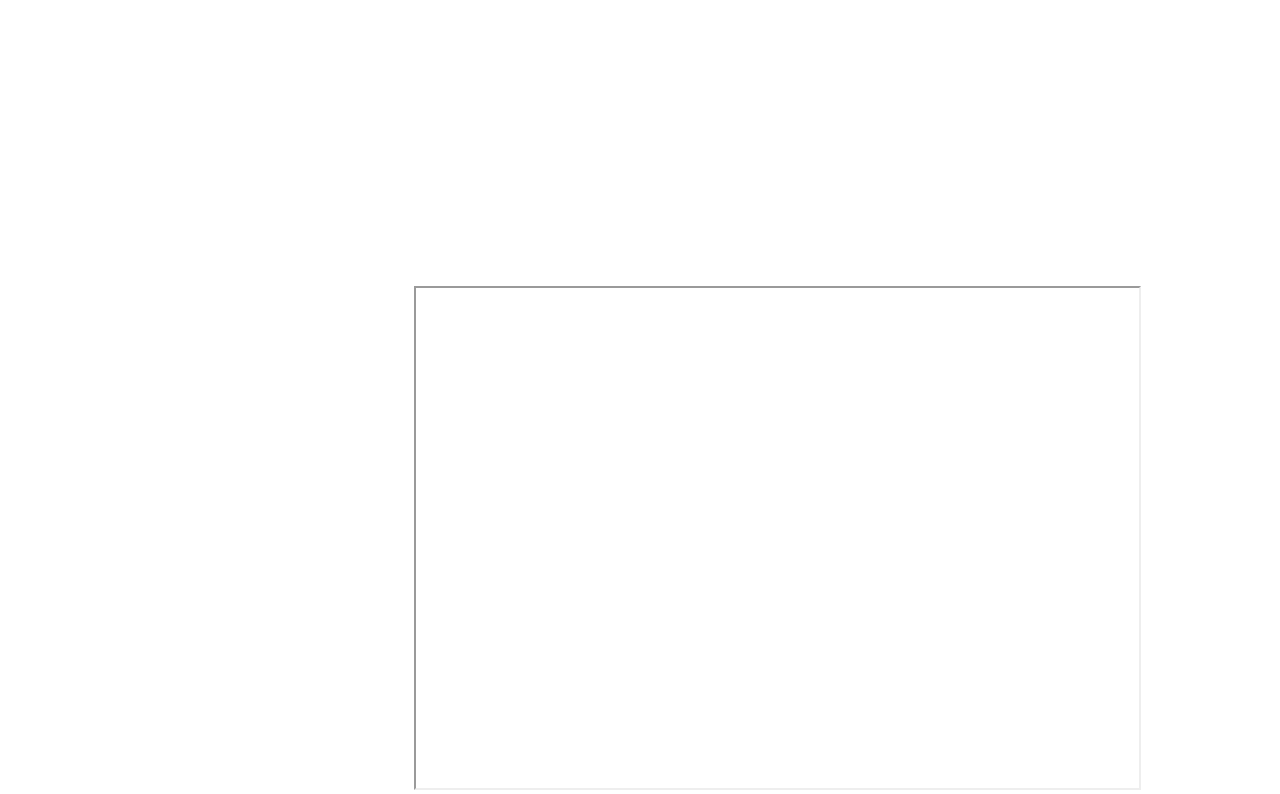
<file: posts/youtubeapi/index.html>
<!DOCTYPE html>
<html lang="en-us"><head>
	<title>Youtube Sentiment Analysis | Cynthia&#39;s Portfolio</title>
    <meta charset="utf-8">
    <meta name="viewport" content="width=device-width, initial-scale=1, viewport-fit=cover" />
    <meta name="description" content="Analyzing YouTube Comments ">
    <base href="https://cynthiakar.github.io/">
    <link type="text/css" rel="stylesheet" href="https://cynthiakar.github.io/css/style.css">
    <link type="text/css" rel="stylesheet" href="https://cynthiakar.github.io/css/hugo-filter.css">
    <link rel="canonical" href="https://cynthiakar.github.io/posts/youtubeapi/">
    <link rel="icon" 
      type="image/png" 
      href="logo.png">
    <meta property="og:title" content="Youtube Sentiment Analysis" />
<meta property="og:description" content="Analyzing YouTube Comments" />
<meta property="og:type" content="article" />
<meta property="og:url" content="https://cynthiakar.github.io/posts/youtubeapi/" />
<meta property="article:published_time" content="2020-05-20T18:20:40-07:00" />
<meta property="article:modified_time" content="2020-05-20T18:20:40-07:00" />

    <meta name="twitter:card" content="summary"/>
<meta name="twitter:title" content="Youtube Sentiment Analysis"/>
<meta name="twitter:description" content="Analyzing YouTube Comments"/>

</head>

<body><div id="sidebar">
	<a class="sidebar-nav-item" href="#" title="Index"><img id="logo" src="logo.png"/></a>
	<a class="sidebar-nav-item" href="#" title="Index"><h1 id="name">Cynthia Kar</h1></a>
	<p id="description">A portfolio of my coding projects, experiences, and other fun learning experiments</p>
	<div id="socials">
		<a href="https://www.linkedin.com/in/cynthiakar/" target="_blank"><img class="social_logo" src="linkedin_logo.png"/></a>
		<a href="https://github.com/cynthiakar" target="_blank"><img class="social_logo" src="github_logo.png"/></a>
		<a href="https://www.instagram.com/cyth.nia/" target="_blank"><img class="social_logo" src="ig_logo.png"/></a>
	</div>
	
	<nav class="sidebar-nav">
		<a class="sidebar-nav-item" href="#" title="Index">Home</a>
	    
	    
	    <a class="sidebar-nav-item" href="/aboutme/" title="About Me">About Me</a>
	    
	    <a class="sidebar-nav-item" href="/contact/" title="Contact">Contact</a>
	    
	</nav>
</div><main id="content">
<section id="main">
  
  <div>
        <article id="content">
           <p><img src="youtube_api.png" alt="plant-simulator-header"></p>
<h1 id="plant-simulator-built-in-c-opengl">Plant Simulator Built in C++ OpenGL</h1>
<p><em>April - May 2020</em></p>
<p>For my final project in my Social Media and Data Mining class, I wanted to evaluate the toxcity of YouTube communities by performing sentiment analysis on YouTube comments.</p>
<h4 id="what-was-our-data-mining-process">What was our data mining process?</h4>
<h4 id="storing-the-data-mongodb"><em>Storing the Data: MongoDB</em></h4>
<p>Because our team was working remotely and needed to share the data for analysis and examination of results, we decided to use a cloud-based database.  We knew our data would primarily be stored in the form of JSON documents, and non-relational databases work very well with JSON documents. This criteria led us to choose the MongoDB database.</p>
<h4 id="mining-the-data-youtube-api"><em>Mining the Data: YouTube API</em></h4>
<p>We broke the data mining process into 2 parts:</p>
<ol>
<li>We started by collecting a list of the most popular videos from YouTube. We retrieved the most popular YouTube videos over the course of 5 days (April 2nd - 8th).</li>
<li>Then we collected the comments for each of the videos in the list. We had to automate the comments mining process in order to circumvent the limit placed on API calls.</li>
</ol>
<h4 id="toxicity-analysis-algorithm-perspective"><em>Toxicity Analysis Algorithm: Perspective</em></h4>
<p>When designing our toxicity analysis algorithm, we referenced these two research papers: “Identification and Classification of Toxic Comments on Social Media using Machine Learning Techniques” (Ozoh et al) and “Developing an online hate classifier for multiple social media platforms” (Salminen et al). These two papers helped us understand the textual and sentiment analysis techniques that are leveraged in order to analyze the toxicity of online social interactions, which we found to include the Term Frequency-Inverse Document Frequency technique, Logistic regression algorithm, and Bag of Words technique.</p>
<p>We intended to use a toxicity analysis model called bag-of-communities developed by Eshwar Chandrasekharan, Mattia Samory, Anirudh Srinivasan, and Eric Gilbert. However, the model was written in Python2 and mostly depracated. Due to limited time and resources, we decided to use Perspective API. Although backed by a large technology company, Perspective API is a black box. Perspective API is a toxicity analysis model developed by researchers at Google that uses various machine learning models. Despite not being able to understand its inner-workings, we felt that the API suited the scope of our project and proceeded on.</p>
<h4 id="results">Results</h4>
<iframe src="https://docs.google.com/presentation/d/e/2PACX-1vTbfRcf7HAjSDk1Dw1Pg9CMrzDyp1tgUqbPFleIWwSaT3ri_j-AJHM-fwyy-C3fV_UbzrfMjD62GBQx/embed?start=false&loop=false&delayms=5000" frameborder="0" width="720" height="569" allowfullscreen="true" mozallowfullscreen="true" webkitallowfullscreen="true"></iframe>
<iframe class="recipez-report" src="https://docs.google.com/document/d/e/2PACX-1vQBQZH7If7dN3H71xMqK7_7-f00zqyXEIJ_5kHRo7Z0XQsed1DSSuyN2KcPVRuA6fekoVtNoGXpickB/pub?embedded=true"></iframe>

        </article>
  </div>
</section>

        </main><script type="text/javascript" src="/js/hugotagsfilter-1.2.2.min.js"></script>
<script type="text/javascript">
var htfConfig = {
  filters: [
    {
      name: 'languages',
      prefix: 'lang-',
      buttonClass: 'lang-button',
      allSelector: '#selectAllLanguages',
      attrName: 'data-languages'
    },
    {
      name: 'skills',
      prefix: 'skill-',
      buttonClass: 'skill-button',
      allSelector: '#selectAllSkills',
      attrName: 'data-skills'
    }
  ],
  showItemClass: "show-item",
  filterItemClass: "tf-filter-item",
  activeButtonClass: "active",
  counterSelector: "selectedItemCount",
  populateCount: false,
  setDisabledButtonClass: "disable-button"
} 
var htf = new HugoTagsFilter(htfConfig);
</script>
<script type="text/javascript">
function toggleDisplay(el) {
  var x = el.nextElementSibling;
  if (x.style.display === "none" || x.style.display === "") {
    x.style.display = "block";
  } else {
    x.style.display = "none";
  }
}
</script></body>
</html>
</file>
